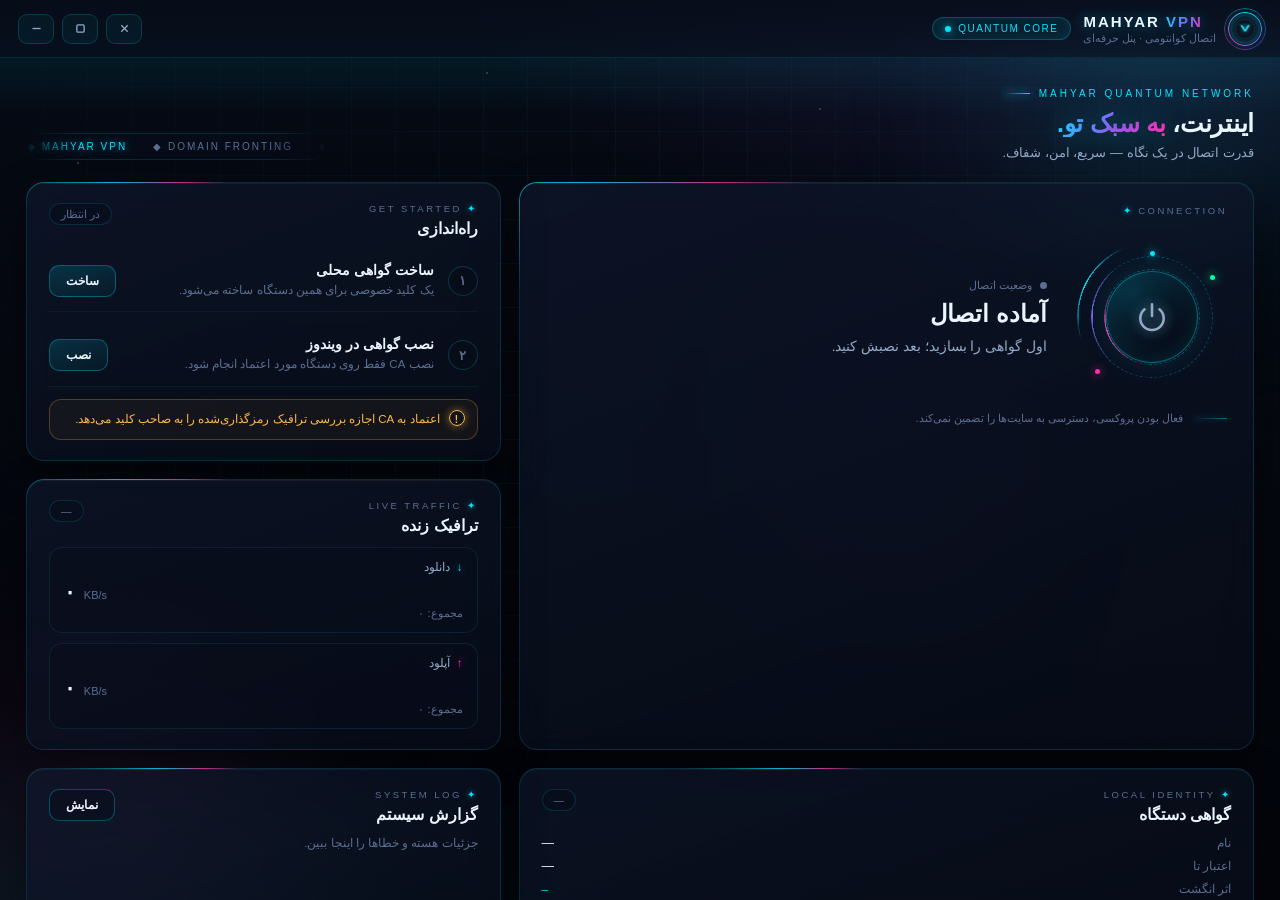
<file: src/renderer/neon.html>
<!DOCTYPE html>
<html lang="fa" dir="rtl">
<head>
  <meta charset="utf-8">
  <meta name="viewport" content="width=device-width, initial-scale=1">
  <meta http-equiv="Content-Security-Policy" content="default-src 'self'; style-src 'self'; img-src 'self' data:; font-src 'self'">
  <title>Mahyar VPN</title>
  <link rel="stylesheet" href="neon.css">
</head>
<body>

  <!-- ═══ فضای متحرک پس‌زمینه ═══ -->
  <div class="ambient" aria-hidden="true">
    <div class="nebula nebula-1"></div>
    <div class="nebula nebula-2"></div>
    <div class="nebula nebula-3"></div>
    <div class="starfield">
      <i></i><i></i><i></i><i></i><i></i><i></i><i></i><i></i><i></i><i></i><i></i><i></i>
    </div>
    <div class="holo-grid"></div>
    <div class="scanline"></div>
  </div>

  <!-- ═══ نوار عنوان ═══ -->
  <header class="titlebar">
    <div class="brand">
      <div class="brand-logo">
        <span class="logo-ring" aria-hidden="true"></span>
        <span class="logo-ring ring-b" aria-hidden="true"></span>
        <img src="icon.png" alt="" draggable="false">
      </div>
      <div class="brand-copy">
        <strong dir="ltr">MAHYAR <em>VPN</em></strong>
        <small>اتصال کوانتومی · پنل حرفه‌ای</small>
      </div>
      <span class="brand-tag" dir="ltr"><span class="tag-dot"></span> QUANTUM CORE</span>
    </div>
    <div class="window-actions" dir="ltr">
      <button id="btn-min" class="window-btn" title="کمینه‌سازی" aria-label="کمینه‌سازی"><svg viewBox="0 0 16 16" aria-hidden="true"><path d="M3 8h10"/></svg></button>
      <button id="btn-max" class="window-btn" title="بزرگ یا کوچک کردن پنجره" aria-label="بزرگ یا کوچک کردن پنجره"><svg viewBox="0 0 16 16" aria-hidden="true"><rect x="3.5" y="3.5" width="9" height="9" rx="1.5"/></svg></button>
      <button id="btn-hide" class="window-btn close" title="انتقال به کنار ساعت" aria-label="انتقال به کنار ساعت"><svg viewBox="0 0 16 16" aria-hidden="true"><path d="M4 4l8 8M12 4l-8 8"/></svg></button>
    </div>
  </header>

  <main class="workspace">
    <!-- ═══ سربرگ و تیکر متحرک ═══ -->
    <section class="intro">
      <div class="intro-copy">
        <div class="overline" dir="ltr"><span></span> MAHYAR QUANTUM NETWORK</div>
        <h1>اینترنت، <em>به سبک تو.</em></h1>
        <p>قدرت اتصال در یک نگاه — سریع، امن، شفاف.</p>
      </div>
      <div class="intro-ticker" dir="ltr" aria-hidden="true">
        <div class="ticker-track">
          <span>◆ MAHYAR VPN</span><span>◆ DOMAIN FRONTING</span><span>◆ X-RAY CORE</span><span>◆ ZERO LOG</span>
          <span>◆ MAHYAR VPN</span><span>◆ DOMAIN FRONTING</span><span>◆ X-RAY CORE</span><span>◆ ZERO LOG</span>
        </div>
      </div>
    </section>

    <div class="dashboard">
      <!-- ═══ قلب اتصال ═══ -->
      <section class="hero glass" aria-labelledby="st-head">
        <div class="hero-top">
          <div class="section-kicker" dir="ltr"><span>✦</span> CONNECTION</div>
          <div class="hero-meta">
            <div class="meta-chip hidden" id="chip-uptime"></div>
            <div class="meta-chip green hidden" id="chip-live"><span class="pulse-dot"></span> پروکسی فعال</div>
          </div>
        </div>
        <div class="hero-core">
          <div class="power-wrap">
            <div class="orbital orbital-outer" aria-hidden="true"></div>
            <div class="orbital orbital-mid" aria-hidden="true"></div>
            <div class="orbital orbital-inner" aria-hidden="true"></div>
            <div class="spark spark-one" aria-hidden="true"></div>
            <div class="spark spark-two" aria-hidden="true"></div>
            <div class="spark spark-three" aria-hidden="true"></div>
            <button id="btn-power" class="power" aria-label="اتصال یا قطع اتصال">
              <svg viewBox="0 0 32 32" aria-hidden="true"><path d="M16 4v11M9 8.8a11 11 0 1 0 14 0"/></svg>
            </button>
          </div>
          <div class="hero-text">
            <div class="status-label"><span class="status-dot"></span> وضعیت اتصال</div>
            <h2 id="st-head">آماده اتصال</h2>
            <p id="st-sub">اول گواهی را بسازید؛ بعد نصبش کنید.</p>
          </div>
        </div>
        <div class="hero-bottom">
          <span class="hero-rule"></span>
          <span>فعال بودن پروکسی، دسترسی به سایت‌ها را تضمین نمی‌کند.</span>
        </div>
      </section>

      <!-- ═══ ستون کناری ═══ -->
      <div class="side-stack">
        <section class="card glass setup-card" aria-labelledby="setup-heading">
          <div class="card-head">
            <div>
              <div class="section-kicker" dir="ltr">GET STARTED <span>✦</span></div>
              <h2 id="setup-heading">راه‌اندازی</h2>
            </div>
            <span class="pill" id="pill-setup">در انتظار</span>
          </div>
          <div class="step" id="step-mint">
            <span class="step-dot" data-state="idle">۱</span>
            <div class="step-body">
              <div class="step-title">ساخت گواهی محلی</div>
              <div class="step-desc">یک کلید خصوصی برای همین دستگاه ساخته می‌شود.</div>
            </div>
            <button class="btn sm" data-act="setup">ساخت</button>
          </div>
          <div class="step" id="step-trust">
            <span class="step-dot" data-state="idle">۲</span>
            <div class="step-body">
              <div class="step-title">نصب گواهی در ویندوز</div>
              <div class="step-desc">نصب CA فقط روی دستگاه مورد اعتماد انجام شود.</div>
            </div>
            <button class="btn sm" data-act="trust">نصب</button>
          </div>
          <p class="security-note"><span>!</span> اعتماد به CA اجازه بررسی ترافیک رمزگذاری‌شده را به صاحب کلید می‌دهد.</p>
          <div class="cert-error hidden" id="cert-error" role="alert">
            <strong>نصب گواهی کامل نشد</strong>
            <pre id="cert-error-detail"></pre>
            <button class="btn sm ghost" id="cert-error-close">بستن جزئیات</button>
          </div>
        </section>

        <section class="card glass traffic-card" aria-labelledby="traffic-heading">
          <div class="card-head compact">
            <div>
              <div class="section-kicker" dir="ltr">LIVE TRAFFIC <span>✦</span></div>
              <h2 id="traffic-heading">ترافیک زنده</h2>
            </div>
            <span class="pill" id="pill-traffic">—</span>
          </div>
          <div class="traffic">
            <div class="t-item">
              <div class="t-label down"><span class="arrow">↓</span> دانلود</div>
              <div class="t-speed" id="spd-down">۰ <small>KB/s</small></div>
              <div class="t-total" id="tot-down">مجموع: ۰</div>
              <div class="t-wave" aria-hidden="true"><span></span><span></span><span></span><span></span><span></span></div>
            </div>
            <div class="t-item">
              <div class="t-label up"><span class="arrow">↑</span> آپلود</div>
              <div class="t-speed" id="spd-up">۰ <small>KB/s</small></div>
              <div class="t-total" id="tot-up">مجموع: ۰</div>
              <div class="t-wave" aria-hidden="true"><span></span><span></span><span></span><span></span><span></span></div>
            </div>
          </div>
        </section>
      </div>

      <!-- ═══ گواهی دستگاه ═══ -->
      <section class="card glass cert-card" aria-labelledby="cert-heading">
        <div class="card-head compact">
          <div>
            <div class="section-kicker" dir="ltr">LOCAL IDENTITY <span>✦</span></div>
            <h2 id="cert-heading">گواهی دستگاه</h2>
          </div>
          <span class="pill" id="pill-cert">—</span>
        </div>
        <div class="kv">
          <span class="k">نام</span><span class="v" id="cert-cn">—</span>
          <span class="k">اعتبار تا</span><span class="v" id="cert-exp">—</span>
          <span class="k">اثر انگشت</span><span class="v mono" id="cert-sha">—</span>
        </div>
        <div class="row-btns">
          <button class="btn sm danger-ghost" data-act="remove">حذف گواهی</button>
          <button class="btn sm ghost" data-act="openfile">پوشهٔ گواهی</button>
        </div>
      </section>

      <!-- ═══ گزارش سیستم ═══ -->
      <section class="card glass log-card" aria-labelledby="log-heading">
        <div class="card-head compact">
          <div>
            <div class="section-kicker" dir="ltr">SYSTEM LOG <span>✦</span></div>
            <h2 id="log-heading">گزارش سیستم</h2>
          </div>
          <button class="btn sm ghost" id="btn-log-toggle" aria-expanded="false" aria-controls="log">نمایش</button>
        </div>
        <p class="log-caption">جزئیات هسته و خطاها را اینجا ببین.</p>
        <div class="log hidden" id="log" dir="ltr"></div>
      </section>
    </div>

    <footer class="foot">
      <span>فقط برنامه‌هایی که از پروکسی ویندوز استفاده می‌کنند.</span>
      <span dir="ltr">MAHYAR VPN ◆ MITM-DOMAINFRONTING / @PATTERNIHA</span>
    </footer>
  </main>

  <div class="toast hidden" id="toast" role="status" aria-live="polite"></div>
  <script src="app.js"></script>
</body>
</html>
</file>
<file: src/renderer/neon.css>
/* ═══════════════════════════════════════════════════════════════
   MAHYAR VPN · QUANTUM DARK UI
   دارک · نئون · زنده — تماماً CSS خالص، مطابق CSP (بدون فونت/اسکریپت خارجی)
   ═══════════════════════════════════════════════════════════════ */

@property --ang { syntax: '<angle>'; initial-value: 0deg; inherits: false; }

:root {
    --bg-0: #03050b;
    --bg-1: #060a14;
    --glass: rgba(12, 19, 36, .55);
    --glass-2: rgba(8, 13, 26, .8);
    --line: rgba(0, 229, 255, .14);
    --line-hot: rgba(0, 229, 255, .45);
    --cyan: #00e5ff;
    --magenta: #ff2ea6;
    --violet: #8b5cf6;
    --green: #00ff9c;
    --amber: #ffb648;
    --red: #ff4d6d;
    --ink: #eaf6ff;
    --ink-dim: #93aac9;
    --ink-faint: #5a6f92;
    --grad-hot: linear-gradient(120deg, var(--cyan), var(--violet) 52%, var(--magenta));
    --glow-cyan: 0 0 18px rgba(0, 229, 255, .5), 0 0 64px rgba(0, 229, 255, .18);
    --glow-green: 0 0 18px rgba(0, 255, 156, .5), 0 0 64px rgba(0, 255, 156, .16);
    --radius: 18px;
    --font: "Segoe UI", "Vazirmatn", Tahoma, sans-serif;
    --mono: "Cascadia Code", Consolas, "Courier New", monospace;
}

* { margin: 0; padding: 0; box-sizing: border-box; }
html, body { height: 100%; }
body {
    font-family: var(--font);
    color: var(--ink);
    background:
        radial-gradient(1100px 600px at 85% -10%, rgba(139, 92, 246, .16), transparent 60%),
        radial-gradient(900px 500px at 8% 110%, rgba(0, 229, 255, .1), transparent 60%),
        linear-gradient(180deg, var(--bg-1), var(--bg-0));
    overflow: hidden;
    user-select: none;
}
::selection { background: rgba(0, 229, 255, .35); }
::-webkit-scrollbar { width: 8px; height: 8px; }
::-webkit-scrollbar-thumb { background: rgba(0, 229, 255, .25); border-radius: 99px; }
::-webkit-scrollbar-thumb:hover { background: rgba(0, 229, 255, .45); }
::-webkit-scrollbar-track { background: transparent; }
.hidden { display: none !important; }

/* ── فضای متحرک پس‌زمینه ─────────────────────────────────────── */
.ambient { position: fixed; inset: 0; z-index: 0; overflow: hidden; pointer-events: none; }
.nebula { position: absolute; border-radius: 50%; filter: blur(90px); opacity: .5; will-change: transform; }
.nebula-1 { width: 480px; height: 480px; top: -140px; right: -120px; background: radial-gradient(circle, rgba(0, 229, 255, .32), transparent 65%); animation: drift-a 16s ease-in-out infinite; }
.nebula-2 { width: 520px; height: 520px; bottom: -180px; left: -140px; background: radial-gradient(circle, rgba(255, 46, 166, .24), transparent 65%); animation: drift-b 20s ease-in-out infinite; }
.nebula-3 { width: 380px; height: 380px; top: 30%; left: 55%; background: radial-gradient(circle, rgba(139, 92, 246, .2), transparent 65%); animation: drift-a 24s ease-in-out infinite reverse; }
@keyframes drift-a { 0%, 100% { transform: translate(0, 0) scale(1); } 50% { transform: translate(-70px, 50px) scale(1.15); } }
@keyframes drift-b { 0%, 100% { transform: translate(0, 0) scale(1.1); } 50% { transform: translate(80px, -60px) scale(.92); } }

.starfield { position: absolute; inset: 0; }
.starfield i { position: absolute; width: 2px; height: 2px; border-radius: 50%; background: #bfeaff; opacity: .25; animation: twinkle 3.4s ease-in-out infinite; }
.starfield i:nth-child(12n+1)  { left: 6%;  top: 18%; }
.starfield i:nth-child(12n+2)  { left: 22%; top: 64%; animation-delay: -1.2s; }
.starfield i:nth-child(12n+3)  { left: 38%; top: 8%;  animation-delay: -2.1s; }
.starfield i:nth-child(12n+4)  { left: 55%; top: 76%; animation-delay: -.7s; }
.starfield i:nth-child(12n+5)  { left: 71%; top: 30%; animation-delay: -2.8s; }
.starfield i:nth-child(12n+6)  { left: 88%; top: 52%; animation-delay: -1.6s; }
.starfield i:nth-child(12n+7)  { left: 14%; top: 40%; animation-delay: -3s; width: 3px; height: 3px; }
.starfield i:nth-child(12n+8)  { left: 46%; top: 92%; animation-delay: -2.4s; }
.starfield i:nth-child(12n+9)  { left: 64%; top: 12%; animation-delay: -.4s; }
.starfield i:nth-child(12n+10) { left: 30%; top: 24%; animation-delay: -1.9s; }
.starfield i:nth-child(12n+11) { left: 80%; top: 82%; animation-delay: -2.6s; }
.starfield i:nth-child(12n)    { left: 50%; top: 44%; animation-delay: -3.2s; width: 3px; height: 3px; }
@keyframes twinkle { 0%, 100% { opacity: .15; transform: scale(.7); } 50% { opacity: .9; transform: scale(1.4); box-shadow: 0 0 6px var(--cyan); } }

.holo-grid {
    position: absolute; inset: -1px;
    background:
        linear-gradient(rgba(0, 229, 255, .05) 1px, transparent 1px),
        linear-gradient(90deg, rgba(0, 229, 255, .05) 1px, transparent 1px);
    background-size: 44px 44px;
    mask-image: radial-gradient(ellipse 90% 80% at 50% 40%, #000 20%, transparent 75%);
    animation: grid-pan 30s linear infinite;
}
@keyframes grid-pan { to { background-position: 44px 44px; } }

.scanline {
    position: absolute; left: 0; right: 0; height: 120px;
    background: linear-gradient(180deg, transparent, rgba(0, 229, 255, .07), transparent);
    animation: scan 9s linear infinite;
}
@keyframes scan { 0% { top: -140px; } 100% { top: 110%; } }

/* ── نوار عنوان ──────────────────────────────────────────────── */
.titlebar {
    position: relative; z-index: 20;
    display: flex; align-items: center; justify-content: space-between;
    height: 58px; padding: 0 18px;
    background: linear-gradient(180deg, rgba(8, 13, 26, .9), rgba(8, 13, 26, .55));
    border-bottom: 1px solid var(--line);
    backdrop-filter: blur(14px);
    -webkit-app-region: drag;
}
.brand { display: flex; align-items: center; gap: 12px; }
.brand-logo { position: relative; width: 34px; height: 34px; display: grid; place-items: center; }
.brand-logo img { width: 26px; height: 26px; position: relative; z-index: 2; filter: drop-shadow(0 0 6px rgba(0, 229, 255, .6)); }
.logo-ring {
    position: absolute; inset: 0; border-radius: 50%;
    border: 1.5px solid transparent;
    background: conic-gradient(from var(--ang), var(--cyan), var(--violet), var(--magenta), var(--cyan)) border-box;
    -webkit-mask: linear-gradient(#000 0 0) padding-box, linear-gradient(#000 0 0);
    -webkit-mask-composite: xor; mask-composite: exclude;
    animation: spin 5s linear infinite;
}
.logo-ring.ring-b { inset: -4px; animation: spin 5s linear infinite reverse; opacity: .45; border-width: 1px; }
@keyframes spin { to { --ang: 360deg; } }

.brand-copy strong { display: block; font-size: 15px; letter-spacing: 2px; color: var(--ink); text-shadow: 0 0 14px rgba(0, 229, 255, .45); }
.brand-copy strong em { font-style: normal; background: var(--grad-hot); -webkit-background-clip: text; background-clip: text; color: transparent; }
.brand-copy small { display: block; font-size: 10.5px; color: var(--ink-faint); margin-top: 2px; }
.brand-tag {
    display: inline-flex; align-items: center; gap: 7px;
    font-size: 10px; letter-spacing: 1.5px; color: var(--cyan);
    border: 1px solid rgba(0, 229, 255, .25); border-radius: 99px; padding: 5px 12px;
    background: rgba(0, 229, 255, .06);
    box-shadow: inset 0 0 14px rgba(0, 229, 255, .08);
}
.tag-dot { width: 6px; height: 6px; border-radius: 50%; background: var(--cyan); box-shadow: 0 0 8px var(--cyan); animation: tagpulse 1.6s ease-in-out infinite; }
@keyframes tagpulse { 0%, 100% { opacity: 1; } 50% { opacity: .3; } }

.window-actions { display: flex; gap: 8px; -webkit-app-region: no-drag; }
.window-btn {
    width: 36px; height: 30px; display: grid; place-items: center;
    background: rgba(0, 229, 255, .05); border: 1px solid rgba(0, 229, 255, .18);
    border-radius: 9px; cursor: pointer; transition: all .18s ease;
}
.window-btn svg { width: 13px; height: 13px; stroke: var(--ink-dim); stroke-width: 1.6; fill: none; transition: stroke .18s; }
.window-btn:hover { background: rgba(0, 229, 255, .14); border-color: var(--line-hot); box-shadow: var(--glow-cyan); transform: translateY(-1px); }
.window-btn:hover svg { stroke: var(--cyan); }
.window-btn.close:hover { background: rgba(255, 77, 109, .18); border-color: rgba(255, 77, 109, .6); box-shadow: 0 0 18px rgba(255, 77, 109, .5); }
.window-btn.close:hover svg { stroke: var(--red); }

/* ── چیدمان اصلی ────────────────────────────────────────── */
.workspace { position: relative; z-index: 10; height: calc(100% - 58px); overflow-y: auto; padding: 22px 26px 14px; }

.intro { display: flex; align-items: flex-end; justify-content: space-between; gap: 20px; margin-bottom: 22px; }
.overline { display: inline-flex; align-items: center; gap: 9px; font-size: 10px; letter-spacing: 3px; color: var(--cyan); margin-bottom: 10px; }
.overline span { width: 26px; height: 1px; background: linear-gradient(90deg, transparent, var(--cyan)); box-shadow: 0 0 8px var(--cyan); }
.intro h1 { font-size: 25px; font-weight: 800; letter-spacing: -.3px; }
.intro h1 em { font-style: normal; background: var(--grad-hot); -webkit-background-clip: text; background-clip: text; color: transparent; filter: drop-shadow(0 0 12px rgba(0, 229, 255, .35)); }
.intro p { color: var(--ink-dim); font-size: 13px; margin-top: 7px; }

.intro-ticker { overflow: hidden; width: 300px; flex-shrink: 0; border: 1px solid var(--line); border-radius: 99px; background: rgba(8, 13, 26, .7); padding: 7px 0; mask-image: linear-gradient(90deg, transparent, #000 18%, #000 82%, transparent); }
.ticker-track { display: flex; gap: 26px; width: max-content; animation: ticker 18s linear infinite; }
.ticker-track span { font-size: 10px; letter-spacing: 2px; color: var(--ink-faint); white-space: nowrap; }
.ticker-track span:first-child { color: var(--cyan); text-shadow: 0 0 8px rgba(0, 229, 255, .6); }
@keyframes ticker { to { transform: translateX(-50%); } }

/* ── شیشه و کارت‌ها ──────────────────────────────────────── */
.glass {
    position: relative;
    background: linear-gradient(160deg, rgba(18, 28, 52, .55), rgba(8, 13, 26, .72));
    border: 1px solid var(--line);
    border-radius: var(--radius);
    backdrop-filter: blur(16px);
    box-shadow: 0 18px 44px rgba(0, 0, 0, .45), inset 0 1px 0 rgba(255, 255, 255, .05);
}
.glass::before {
    content: ""; position: absolute; inset: -1px; border-radius: inherit; padding: 1px;
    background: conic-gradient(from var(--ang), transparent 0 82%, var(--cyan), var(--magenta), transparent 96%);
    -webkit-mask: linear-gradient(#000 0 0) content-box, linear-gradient(#000 0 0);
    -webkit-mask-composite: xor; mask-composite: exclude;
    animation: spin 7s linear infinite; opacity: .75;
    pointer-events: none;
}

.dashboard { display: grid; grid-template-columns: 1.55fr 1fr; grid-template-rows: auto auto; gap: 18px; }
.hero { grid-row: 1; grid-column: 1; padding: 22px 26px; display: flex; flex-direction: column; gap: 16px; }
.side-stack { grid-row: 1; grid-column: 2; display: flex; flex-direction: column; gap: 18px; }
.cert-card { grid-row: 2; grid-column: 1; }
.log-card { grid-row: 2; grid-column: 2; }
.card { padding: 20px 22px; display: flex; flex-direction: column; gap: 12px; }

/* ── بخش سربرگ کارت ───────────────────────────────────────── */
.card-head { display: flex; align-items: flex-start; justify-content: space-between; gap: 12px; }
.section-kicker { font-size: 9.5px; letter-spacing: 2.5px; color: var(--ink-faint); margin-bottom: 6px; }
.section-kicker span { color: var(--cyan); text-shadow: 0 0 6px rgba(0, 229, 255, .7); }
.card-head h2 { font-size: 15.5px; font-weight: 700; }

/* ── hero اتصال ──────────────────────────────────────────── */
.hero-top { display: flex; align-items: center; justify-content: space-between; }
.hero-meta { display: flex; gap: 8px; }
.hero-core { display: flex; align-items: center; gap: 30px; padding: 4px 0; }
.power-wrap { position: relative; width: 150px; height: 150px; flex-shrink: 0; display: grid; place-items: center; }

.orbital { position: absolute; border-radius: 50%; border: 1px dashed rgba(0, 229, 255, .3); }
.orbital-outer { width: 150px; height: 150px; border-style: solid; border-color: transparent; background: conic-gradient(from var(--ang), transparent 0 70%, var(--cyan) 82%, transparent 94%) border-box; -webkit-mask: radial-gradient(farthest-side, transparent calc(100% - 1.5px), #000 calc(100% - 1.5px)); animation: spin 3.2s linear infinite; }
.orbital-mid { width: 122px; height: 122px; background: conic-gradient(from var(--ang), transparent 0 62%, var(--violet) 76%, transparent 90%) border-box; -webkit-mask: radial-gradient(farthest-side, transparent calc(100% - 1.5px), #000 calc(100% - 1.5px)); animation: spin 2.1s linear infinite reverse; }
.orbital-inner { width: 96px; height: 96px; background: conic-gradient(from var(--ang), transparent 0 55%, var(--magenta) 70%, transparent 85%) border-box; -webkit-mask: radial-gradient(farthest-side, transparent calc(100% - 1.5px), #000 calc(100% - 1.5px)); animation: spin 1.4s linear infinite; }

.spark { position: absolute; width: 5px; height: 5px; border-radius: 50%; background: var(--cyan); box-shadow: 0 0 10px var(--cyan); }
.spark-one   { top: 6%;  left: 50%; margin-left: -2.5px; animation: orbit-a 3.2s linear infinite; }
.spark-two   { bottom: 12%; left: 12%; background: var(--magenta); box-shadow: 0 0 10px var(--magenta); animation: orbit-b 2.4s linear infinite; }
.spark-three { top: 22%; right: 8%; background: var(--green); box-shadow: 0 0 10px var(--green); animation: orbit-a 4s linear infinite reverse; }
@keyframes orbit-a { 0% { transform: rotate(0deg) translateX(68px) rotate(0deg); } 100% { transform: rotate(360deg) translateX(68px) rotate(-360deg); } }
@keyframes orbit-b { 0% { transform: rotate(60deg) translateX(56px) rotate(-60deg); } 100% { transform: rotate(420deg) translateX(56px) rotate(-420deg); } }

.power {
    position: relative; z-index: 3;
    width: 92px; height: 92px; border-radius: 50%; border: 1px solid rgba(0, 229, 255, .4);
    background: radial-gradient(circle at 30% 25%, rgba(0, 229, 255, .14), rgba(8, 13, 26, .9) 65%);
    cursor: pointer; display: grid; place-items: center;
    transition: all .25s cubic-bezier(.34, 1.56, .64, 1);
    box-shadow: inset 0 0 24px rgba(0, 229, 255, .12), 0 0 30px rgba(0, 229, 255, .12);
}
.power svg { width: 34px; height: 34px; stroke: var(--ink-dim); stroke-width: 2.4; stroke-linecap: round; fill: none; transition: all .25s; filter: drop-shadow(0 0 6px rgba(147, 170, 201, .6)); }
.power:hover:not(:disabled) { transform: scale(1.07); border-color: var(--cyan); box-shadow: inset 0 0 28px rgba(0, 229, 255, .22), var(--glow-cyan); }
.power:hover:not(:disabled) svg { stroke: var(--cyan); filter: drop-shadow(0 0 10px var(--cyan)); }
.power:active:not(:disabled) { transform: scale(.94); }
.power:disabled { cursor: not-allowed; opacity: .5; filter: saturate(.4); }

/* روشن بودن اتصال */
.hero.on .power { border-color: var(--green); background: radial-gradient(circle at 30% 25%, rgba(0, 255, 156, .2), rgba(8, 13, 26, .9) 65%); box-shadow: inset 0 0 30px rgba(0, 255, 156, .25), var(--glow-green); animation: power-breathe 2.4s ease-in-out infinite; }
.hero.on .power svg { stroke: var(--green); filter: drop-shadow(0 0 12px var(--green)); }
.hero.on .orbital { animation-duration: 1.6s; }
.hero.on .orbital-outer { background: conic-gradient(from var(--ang), transparent 0 70%, var(--green) 82%, transparent 94%) border-box; }
.hero.on .orbital-mid { background: conic-gradient(from var(--ang), transparent 0 62%, var(--cyan) 76%, transparent 90%) border-box; }
.hero.on .orbital-inner { background: conic-gradient(from var(--ang), transparent 0 55%, var(--green) 70%, transparent 85%) border-box; }
.hero.on .spark { background: var(--green); box-shadow: 0 0 12px var(--green); }
.hero.on .spark-two { background: var(--cyan); box-shadow: 0 0 12px var(--cyan); }
.hero.on .hero-text h2 { text-shadow: 0 0 18px rgba(0, 255, 156, .5); }
@keyframes power-breathe { 0%, 100% { box-shadow: inset 0 0 30px rgba(0, 255, 156, .25), 0 0 30px rgba(0, 255, 156, .3); } 50% { box-shadow: inset 0 0 34px rgba(0, 255, 156, .35), 0 0 52px rgba(0, 255, 156, .55); } }

.hero.is-busy .power { cursor: progress; }
.hero.is-busy .power svg { animation: pw-blink 1s ease-in-out infinite; }
@keyframes pw-blink { 50% { opacity: .35; } }

.hero-text { flex: 1; }
.status-label { display: inline-flex; align-items: center; gap: 8px; font-size: 11px; color: var(--ink-faint); margin-bottom: 8px; }
.status-dot { width: 7px; height: 7px; border-radius: 50%; background: var(--ink-faint); transition: all .3s; }
.hero.on .status-dot { background: var(--green); box-shadow: 0 0 10px var(--green); animation: tagpulse 1.4s ease-in-out infinite; }
.hero-text h2 { font-size: 24px; font-weight: 800; margin-bottom: 8px; transition: text-shadow .4s; }
.hero-text p { color: var(--ink-dim); font-size: 13.5px; line-height: 1.7; max-width: 420px; }

.meta-chip {
    font-size: 11px; color: var(--ink-dim); border: 1px solid var(--line); border-radius: 99px;
    padding: 5px 12px; background: rgba(0, 229, 255, .05); font-variant-numeric: tabular-nums;
}
.meta-chip.green { color: var(--green); border-color: rgba(0, 255, 156, .35); background: rgba(0, 255, 156, .07); box-shadow: 0 0 14px rgba(0, 255, 156, .18); }
.pulse-dot { display: inline-block; width: 7px; height: 7px; border-radius: 50%; background: var(--green); box-shadow: 0 0 8px var(--green); animation: tagpulse 1.4s ease-in-out infinite; }

.hero-bottom { display: flex; align-items: center; gap: 10px; font-size: 11px; color: var(--ink-faint); }
.hero-rule { width: 34px; height: 1px; background: linear-gradient(90deg, transparent, var(--line-hot)); box-shadow: 0 0 6px rgba(0, 229, 255, .4); }

/* ── مراحل راه‌اندازی ─────────────────────────────────────── */
.step { display: flex; align-items: center; gap: 14px; padding: 12px 0; border-bottom: 1px solid rgba(0, 229, 255, .07); }
.step:last-of-type { border-bottom: none; }
.step-dot {
    width: 30px; height: 30px; flex-shrink: 0; display: grid; place-items: center;
    font-size: 12.5px; font-weight: 700; color: var(--ink-faint);
    border: 1.5px solid rgba(0, 229, 255, .2); border-radius: 50%;
    background: rgba(8, 13, 26, .8); transition: all .3s;
}
.step-dot[data-state="active"] { color: var(--cyan); border-color: var(--cyan); box-shadow: var(--glow-cyan); animation: tagpulse 1.2s ease-in-out infinite; }
.step-dot[data-state="done"] { color: #062; border-color: var(--green); background: var(--green); box-shadow: var(--glow-green); }
.step-body { flex: 1; }
.step-title { font-size: 13.5px; font-weight: 600; }
.step-desc { font-size: 11.5px; color: var(--ink-faint); margin-top: 3px; line-height: 1.6; }

/* ── دکمه‌ها ──────────────────────────────────────────────── */
.btn {
    position: relative; overflow: hidden;
    font-family: var(--font); font-size: 13px; font-weight: 600; color: var(--ink);
    border: 1px solid rgba(0, 229, 255, .3); border-radius: 12px;
    padding: 10px 22px; cursor: pointer; background: linear-gradient(160deg, rgba(0, 229, 255, .16), rgba(0, 229, 255, .04));
    transition: all .2s ease;
}
.btn::after {
    content: ""; position: absolute; top: 0; left: -80%; width: 50%; height: 100%;
    background: linear-gradient(105deg, transparent, rgba(255, 255, 255, .22), transparent);
    transform: skewX(-18deg); transition: left .45s ease;
}
.btn:hover:not(:disabled)::after { left: 130%; }
.btn:hover:not(:disabled) { border-color: var(--line-hot); box-shadow: var(--glow-cyan); transform: translateY(-1px); }
.btn:active:not(:disabled) { transform: translateY(1px) scale(.98); }
.btn:disabled { opacity: .38; cursor: not-allowed; filter: saturate(.3); }
.btn.sm { font-size: 12px; padding: 8px 16px; border-radius: 10px; }
.btn.ghost { background: rgba(8, 13, 26, .5); }
.btn.danger-ghost { color: var(--red); border-color: rgba(255, 77, 109, .3); background: rgba(255, 77, 109, .06); }
.btn.danger-ghost:hover:not(:disabled) { border-color: rgba(255, 77, 109, .65); box-shadow: 0 0 18px rgba(255, 77, 109, .4); }

/* ── یادداشت امنیتی و خطا ─────────────────────────────────── */
.security-note { display: flex; gap: 9px; font-size: 11.5px; color: var(--amber); line-height: 1.7; padding: 10px 12px; border: 1px solid rgba(255, 182, 72, .25); border-radius: 12px; background: rgba(255, 182, 72, .05); }
.security-note span { flex-shrink: 0; width: 16px; height: 16px; border-radius: 50%; border: 1px solid var(--amber); display: grid; place-items: center; font-size: 10px; font-weight: 800; box-shadow: 0 0 8px rgba(255, 182, 72, .5); }
.cert-error { border: 1px solid rgba(255, 77, 109, .35); border-radius: 12px; background: rgba(255, 77, 109, .07); padding: 12px; display: flex; flex-direction: column; gap: 8px; }
.cert-error strong { color: var(--red); font-size: 12.5px; }
.cert-error pre { font-family: var(--mono); font-size: 11px; color: var(--ink-dim); white-space: pre-wrap; word-break: break-all; max-height: 110px; overflow-y: auto; user-select: text; }

/* ── ترافیک ──────────────────────────────────────────────── */
.traffic { display: flex; flex-direction: column; gap: 10px; }
.t-item { position: relative; overflow: hidden; padding: 12px 14px; border: 1px solid rgba(0, 229, 255, .1); border-radius: 13px; background: rgba(8, 13, 26, .5); }
.t-label { display: flex; align-items: center; gap: 7px; font-size: 11.5px; color: var(--ink-dim); margin-bottom: 6px; }
.t-label.down .arrow { color: var(--cyan); text-shadow: 0 0 8px var(--cyan); animation: arrow-float-down 1.6s ease-in-out infinite; }
.t-label.up .arrow { color: var(--magenta); text-shadow: 0 0 8px var(--magenta); animation: arrow-float-up 1.6s ease-in-out infinite; }
@keyframes arrow-float-down { 0%, 100% { transform: translateY(0); } 50% { transform: translateY(3px); } }
@keyframes arrow-float-up { 0%, 100% { transform: translateY(0); } 50% { transform: translateY(-3px); } }
.t-speed { font-size: 21px; font-weight: 800; font-variant-numeric: tabular-nums; direction: ltr; }
.t-speed small { font-size: 11px; color: var(--ink-faint); font-weight: 400; margin-inline-start: 3px; }
.t-total { font-size: 11px; color: var(--ink-faint); margin-top: 3px; }

/* موج‌های ترافیک */
.t-wave { position: absolute; inset: auto 0 0 0; height: 16px; display: flex; align-items: flex-end; gap: 3px; opacity: .55; }
.t-wave span { flex: 1; border-radius: 2px 2px 0 0; background: linear-gradient(180deg, var(--cyan), transparent); animation: wave 1.1s ease-in-out infinite; }
.t-item .t-wave span:nth-child(2) { animation-delay: .12s; }
.t-item .t-wave span:nth-child(3) { animation-delay: .24s; }
.t-item .t-wave span:nth-child(4) { animation-delay: .36s; }
.t-item .t-wave span:nth-child(5) { animation-delay: .48s; }
@keyframes wave { 0%, 100% { height: 15%; } 50% { height: 85%; } }

/* ── گواهی ────────────────────────────────────────────────── */
.kv { display: grid; grid-template-columns: auto 1fr; gap: 9px 14px; align-items: baseline; }
.kv .k { font-size: 11.5px; color: var(--ink-faint); }
.kv .v { font-size: 12.5px; text-align: left; direction: ltr; }
.kv .v.mono { font-family: var(--mono); font-size: 11px; color: var(--cyan); text-shadow: 0 0 8px rgba(0, 229, 255, .4); word-break: break-all; }
.row-btns { display: flex; gap: 10px; margin-top: 4px; }
.row-btns .btn { flex: 1; }

/* ── گزارش ────────────────────────────────────────────────── */
.log-caption { font-size: 11.5px; color: var(--ink-faint); }
.log {
    font-family: var(--mono); font-size: 11px; line-height: 1.8; color: #9fc6dd;
    background: rgba(3, 5, 11, .75); border: 1px solid rgba(0, 229, 255, .12); border-radius: 12px;
    padding: 10px 12px; max-height: 180px; overflow-y: auto; user-select: text;
}
.log .ln-err { color: var(--red); }
.log .ln-ok { color: var(--green); }
.log > div::before { content: "▸ "; color: rgba(0, 229, 255, .4); }

/* ── pills ─────────────────────────────────────────────────── */
.pill { font-size: 10.5px; color: var(--ink-faint); border: 1px solid var(--line); border-radius: 99px; padding: 4px 11px; background: rgba(8, 13, 26, .6); white-space: nowrap; }
.pill.ok { color: var(--green); border-color: rgba(0, 255, 156, .4); background: rgba(0, 255, 156, .07); box-shadow: 0 0 12px rgba(0, 255, 156, .15); }
.pill.warn { color: var(--amber); border-color: rgba(255, 182, 72, .4); background: rgba(255, 182, 72, .07); box-shadow: 0 0 12px rgba(255, 182, 72, .15); }
.pill.err { color: var(--red); border-color: rgba(255, 77, 109, .4); background: rgba(255, 77, 109, .07); box-shadow: 0 0 12px rgba(255, 77, 109, .15); }

/* ── فوتر و toast ─────────────────────────────────────────── */
.foot { display: flex; align-items: center; justify-content: space-between; gap: 16px; margin-top: 20px; font-size: 11px; color: var(--ink-faint); }
.toast {
    position: fixed; bottom: 24px; left: 50%; transform: translateX(-50%) translateY(20px);
    font-size: 12.5px; padding: 11px 22px; border-radius: 12px; z-index: 100;
    background: rgba(8, 13, 26, .92); border: 1px solid var(--line-hot); color: var(--ink);
    box-shadow: var(--glow-cyan); opacity: 0; pointer-events: none;
    animation: toast-in .35s cubic-bezier(.34, 1.56, .64, 1) forwards;
}
.toast.err { border-color: rgba(255, 77, 109, .6); box-shadow: 0 0 18px rgba(255, 77, 109, .5); color: #ffd7de; }
.toast:not(.hidden) { opacity: 1; }
@keyframes toast-in { to { opacity: 1; transform: translateX(-50%) translateY(0); } }

/* ── واکنش‌گرایی ───────────────────────────────────────────── */
@media (max-width: 880px) {
    .dashboard { grid-template-columns: 1fr; grid-template-rows: auto; }
    .hero, .side-stack, .cert-card, .log-card { grid-row: auto; grid-column: 1; }
    .intro-ticker { display: none; }
    .hero-core { flex-direction: column; text-align: center; }
    .hero-text p { max-width: none; }
}

/* ── کاهش انیمیشن برای کاربران حساس ──────────────────────── */
@media (prefers-reduced-motion: reduce) {
    *, *::before, *::after { animation-duration: .01ms !important; animation-iteration-count: 1 !important; transition-duration: .01ms !important; }
}
</file>
